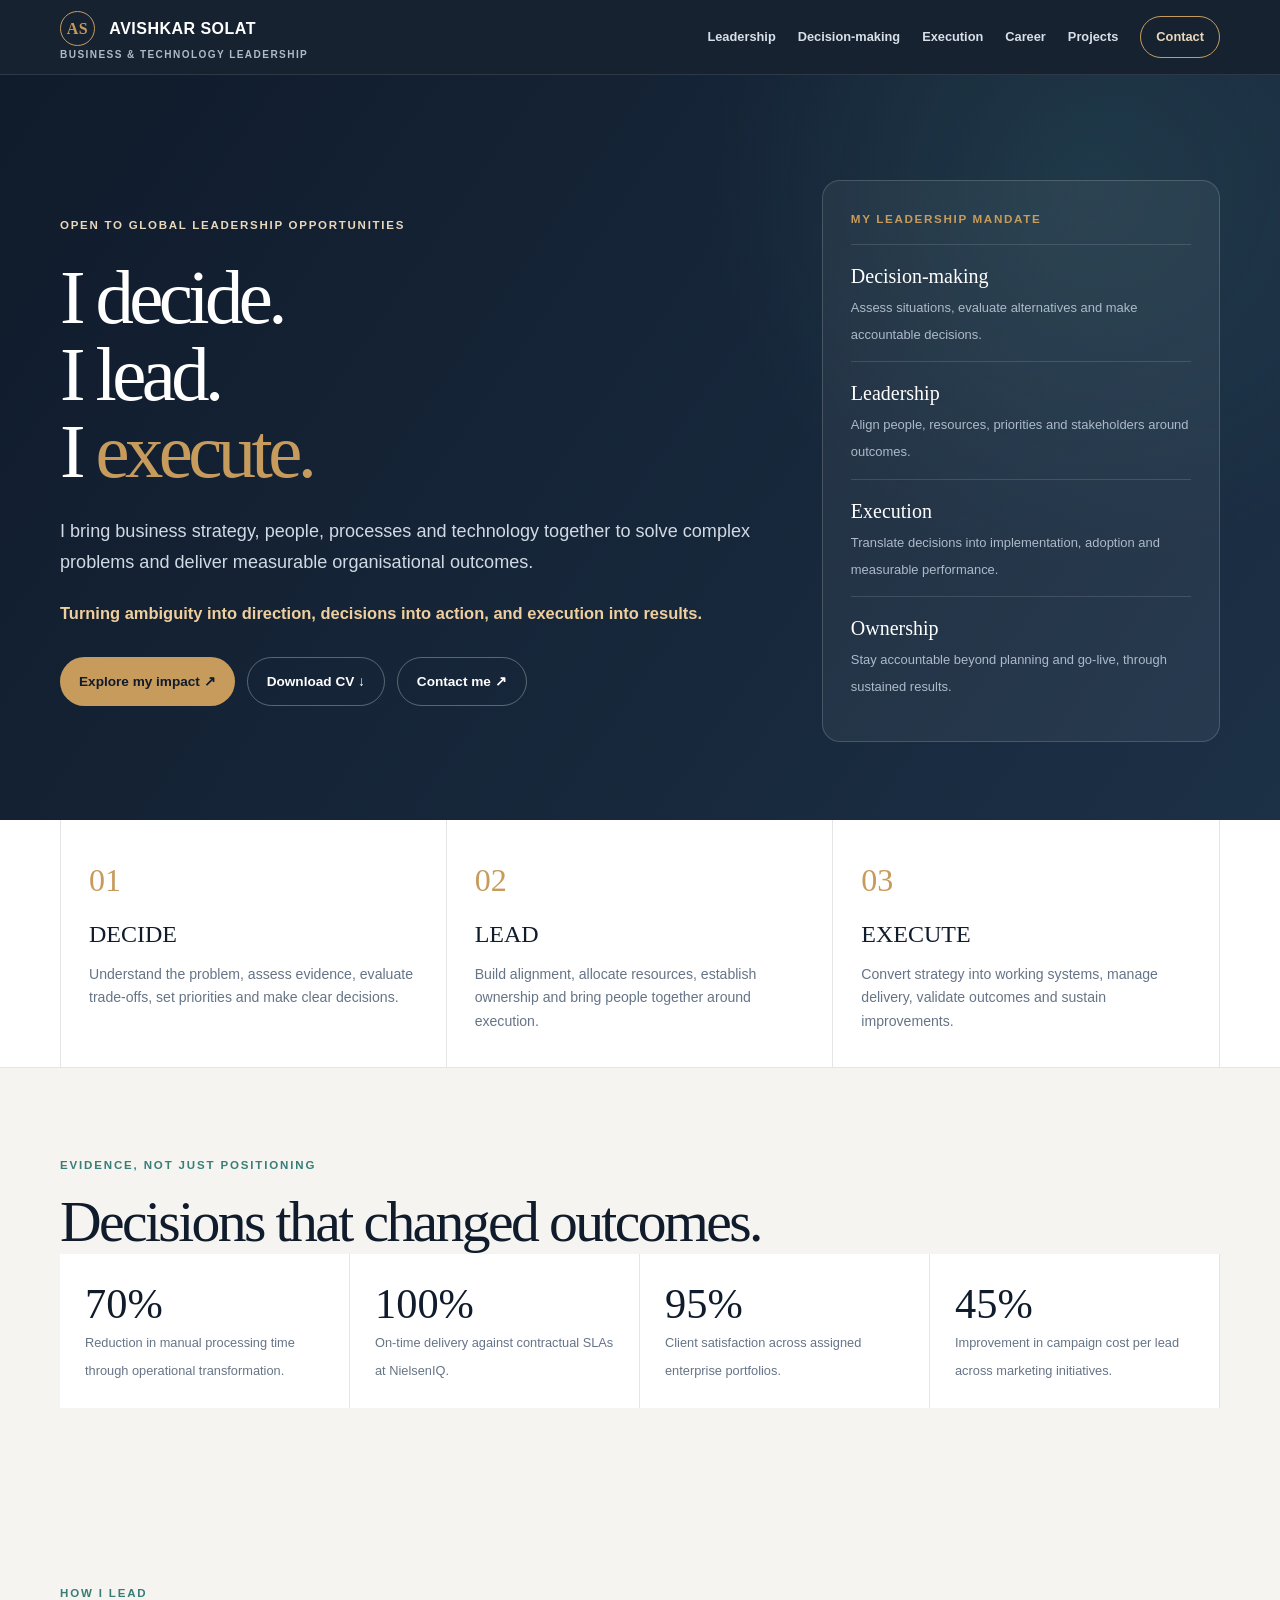
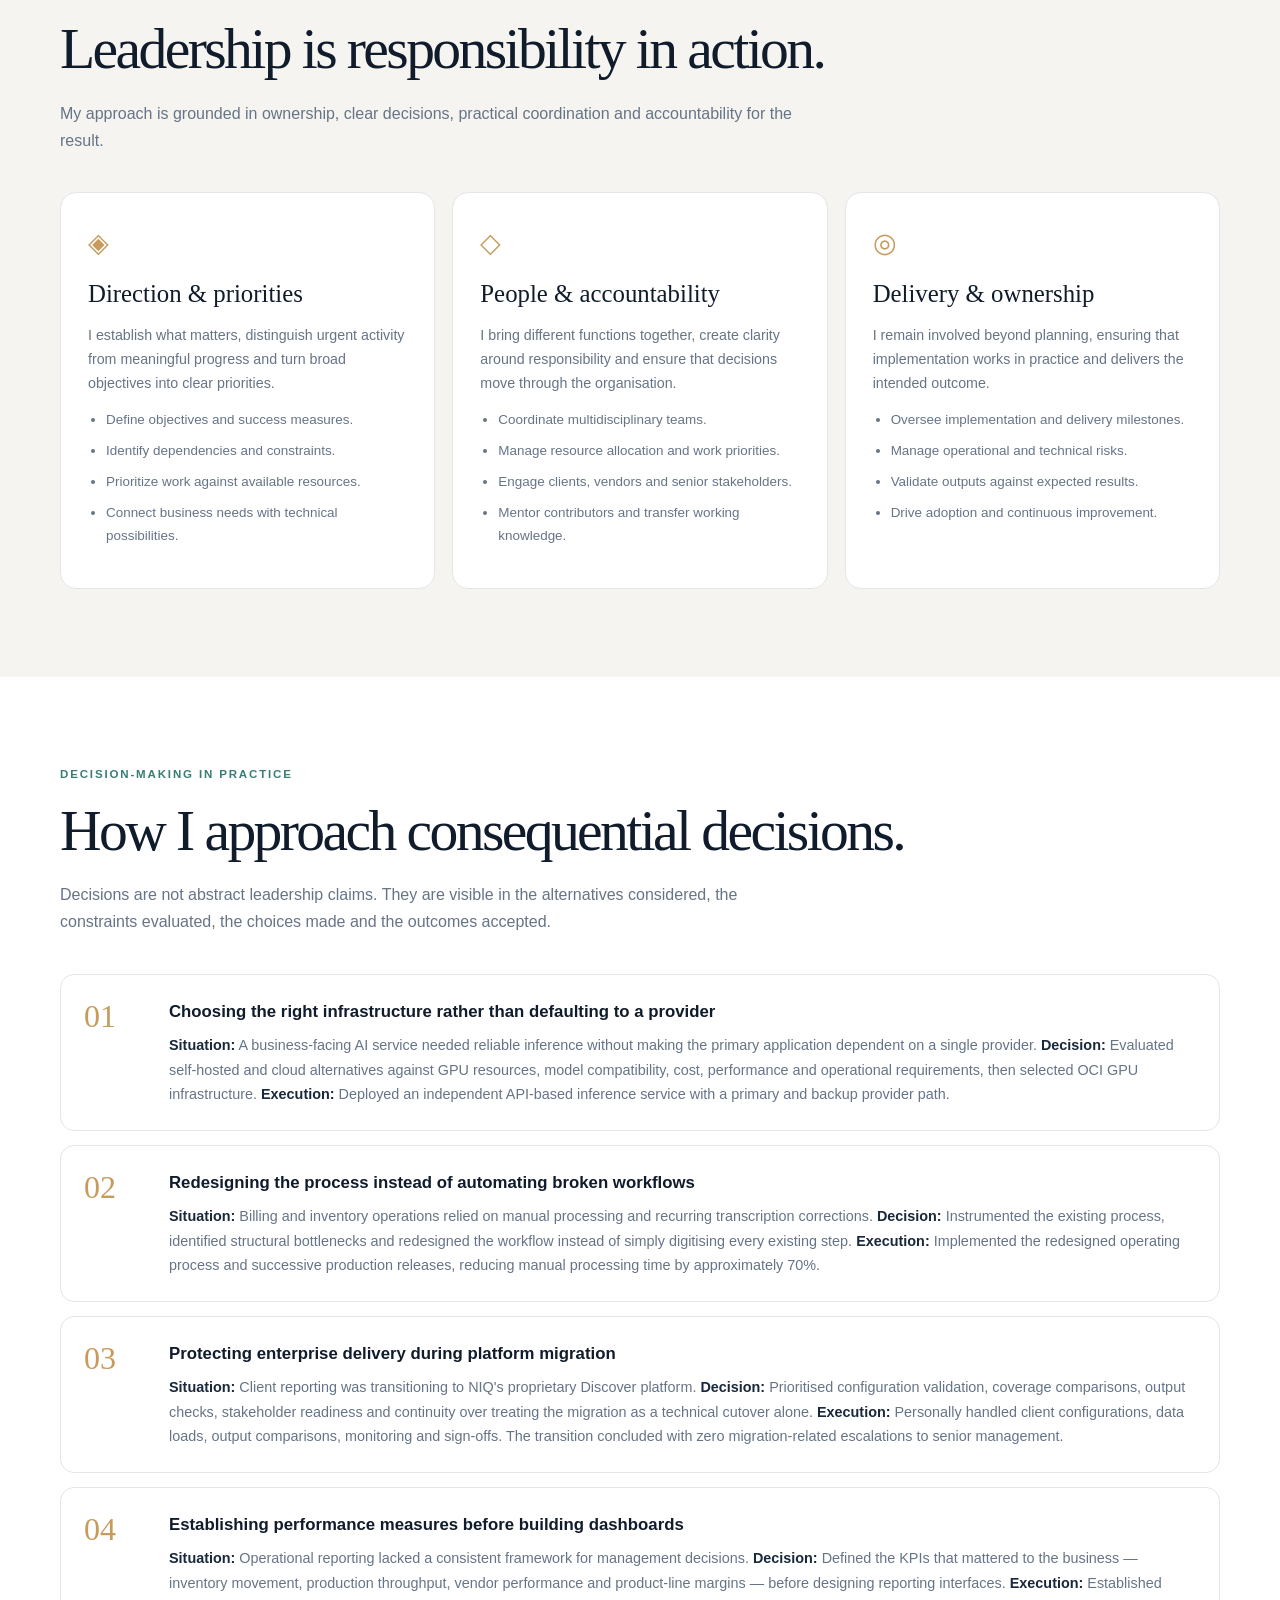
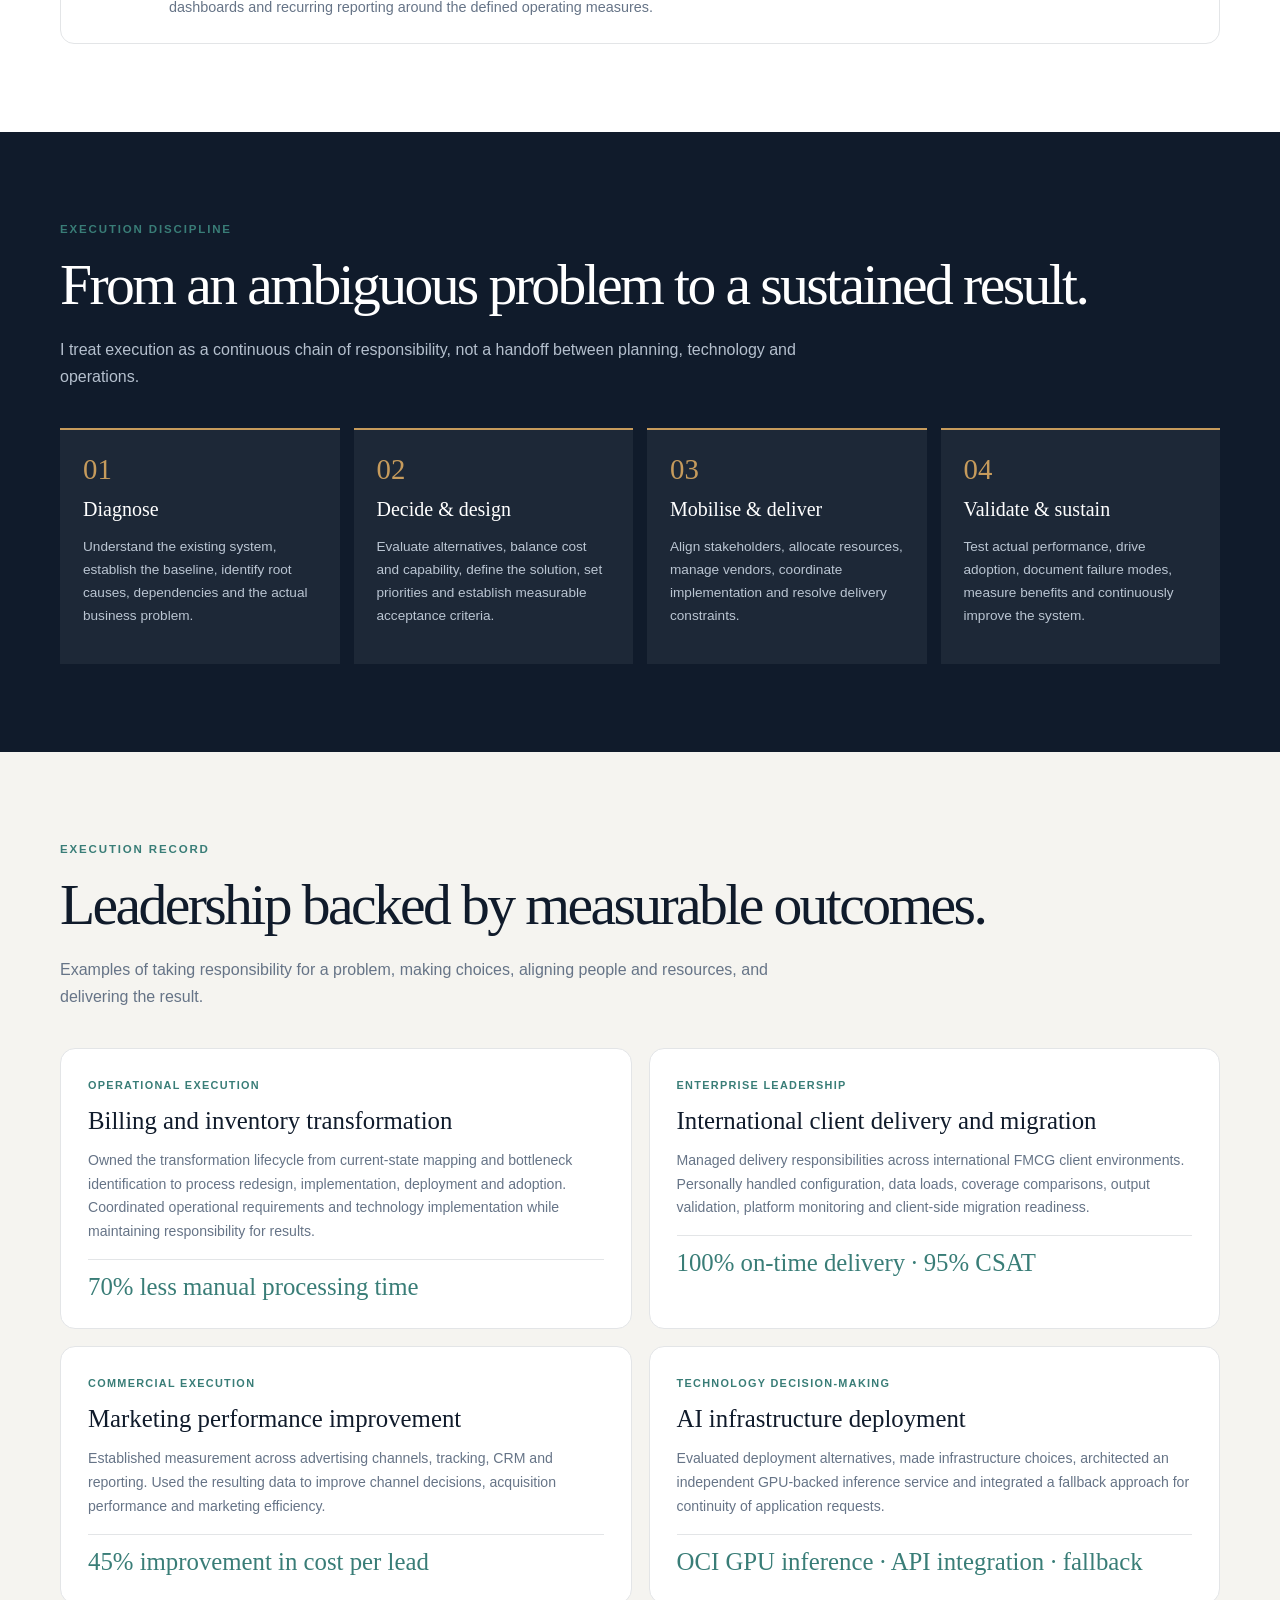
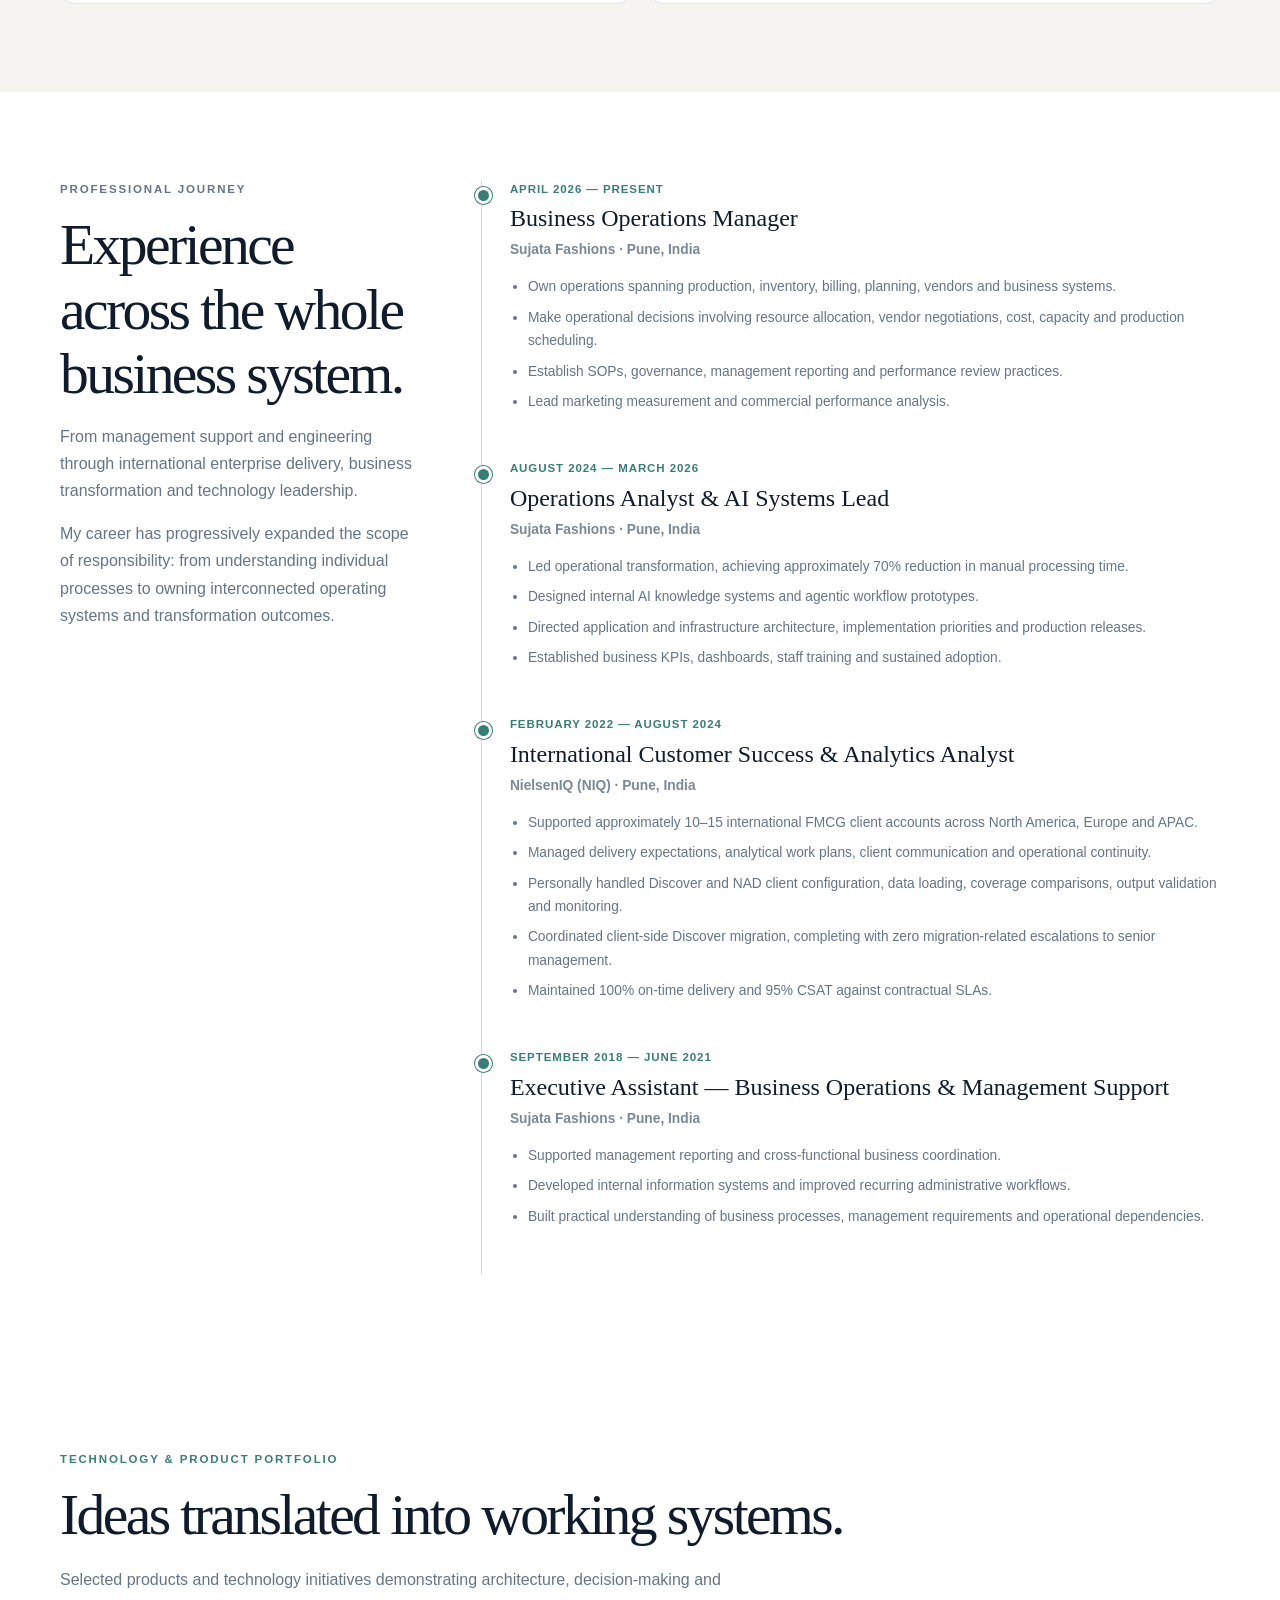
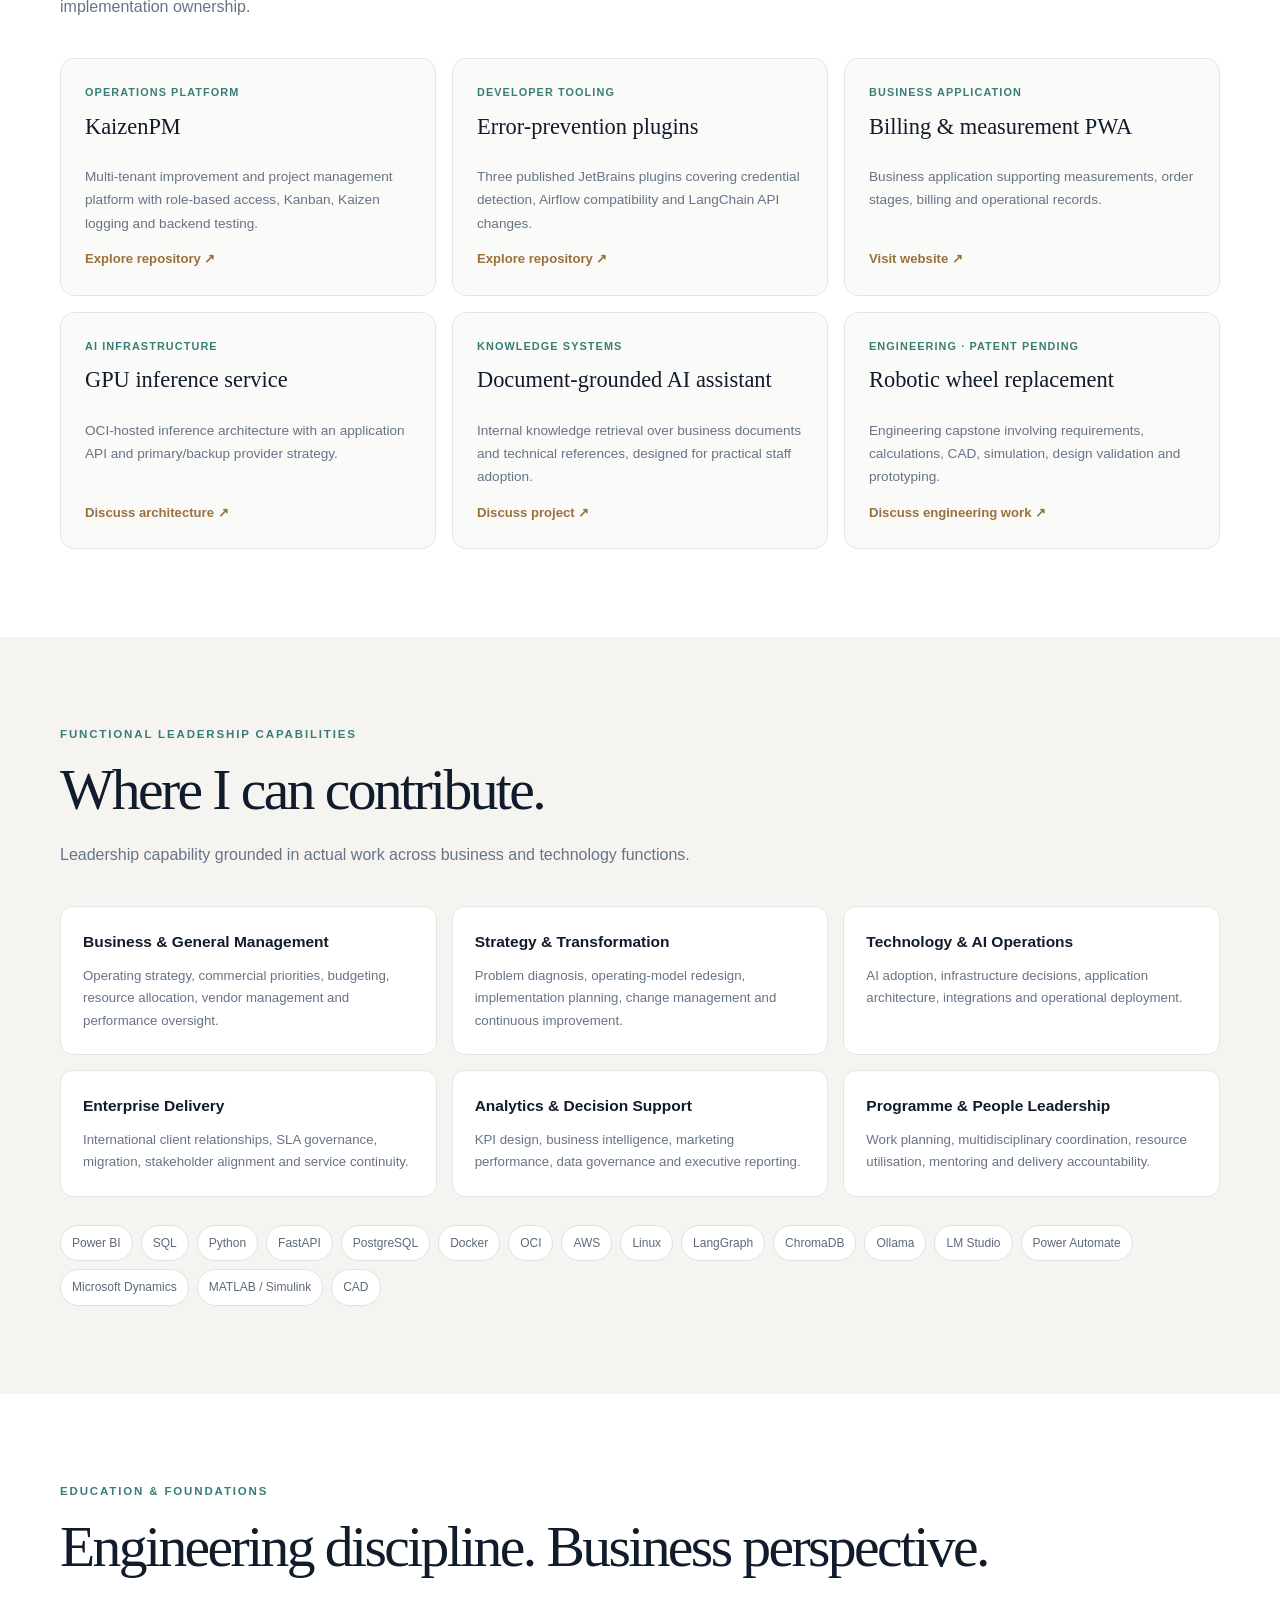
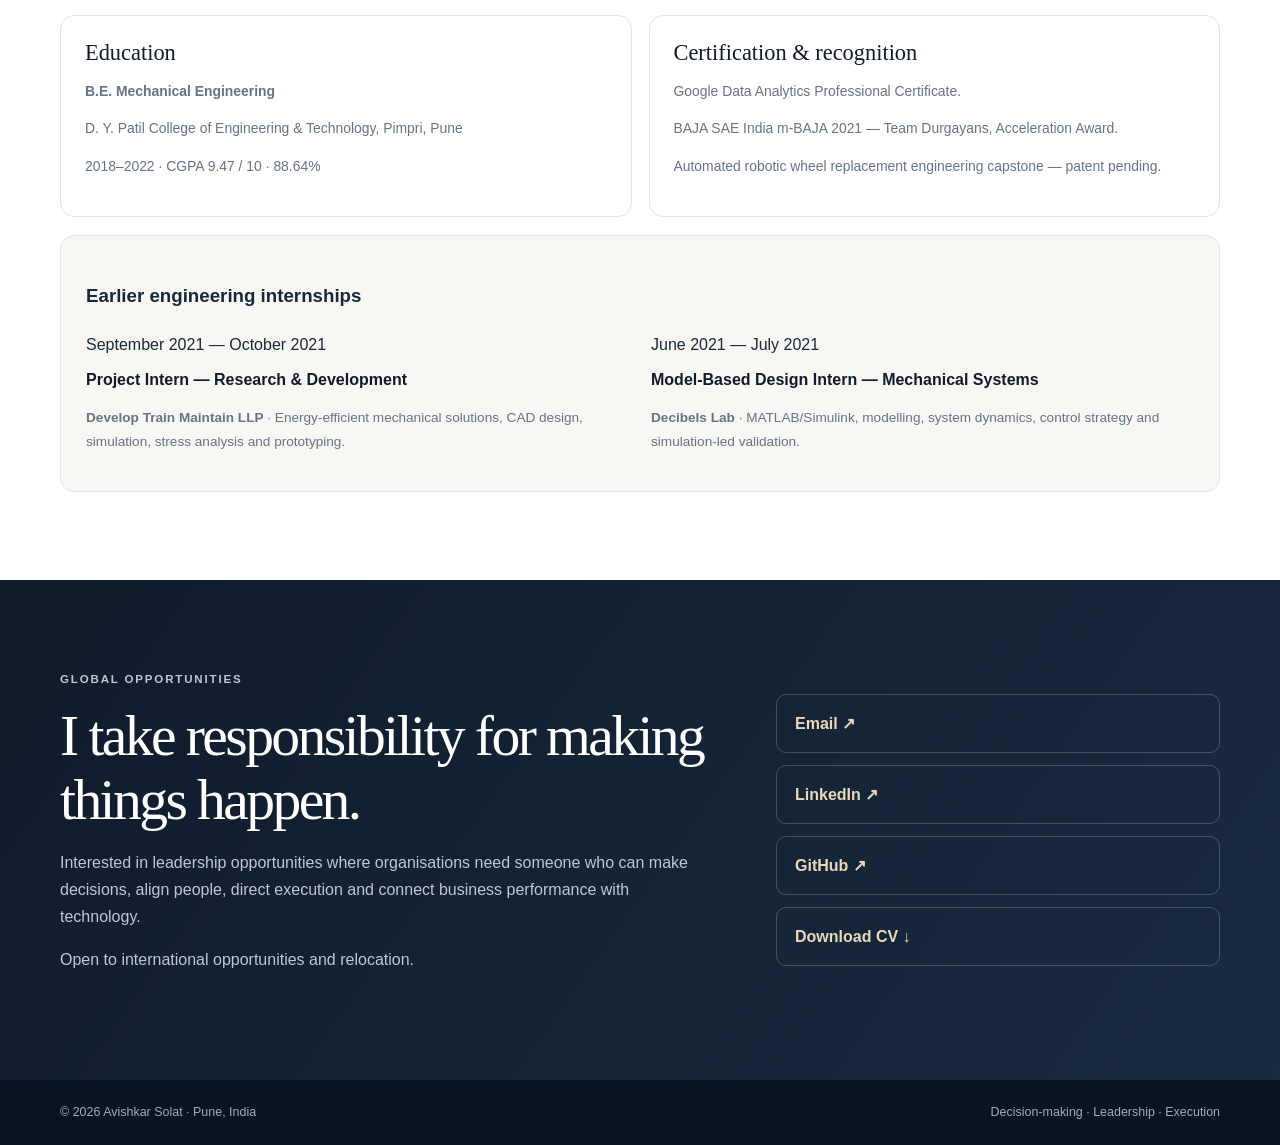
<file: index.html>
<!DOCTYPE html>
<html lang="en">
<head>
<meta charset="UTF-8">
<meta name="viewport" content="width=device-width, initial-scale=1">
<meta name="theme-color" content="#101b2b">
<meta name="description" content="Avishkar Solat — Business and Technology Leader. Decision-making, leadership, execution, enterprise transformation and AI systems.">
<title>Avishkar Solat | Leadership & Execution</title>

<style>
:root{
  --navy:#101b2b;
  --navy2:#192b40;
  --ink:#19283a;
  --muted:#667487;
  --paper:#f5f4f0;
  --white:#fff;
  --gold:#c69b5c;
  --gold-light:#ead8bb;
  --teal:#397d77;
  --line:#e3e5e7;
  --max:1160px;
}
*{box-sizing:border-box}
html{scroll-behavior:smooth;scroll-padding-top:85px}
body{
  margin:0;
  background:var(--paper);
  color:var(--ink);
  font-family:Inter,Arial,sans-serif;
  line-height:1.7;
}
a{text-decoration:none;color:inherit}
button{font:inherit}
.container{width:min(var(--max),calc(100% - 44px));margin:auto}
.section{padding:88px 0}
.eyebrow{
  color:var(--teal);
  font-size:.72rem;
  font-weight:800;
  letter-spacing:.16em;
  text-transform:uppercase;
  margin:0 0 14px
}
.section-title{
  font-family:Georgia,serif;
  font-size:clamp(2.2rem,4.5vw,3.6rem);
  line-height:1.12;
  font-weight:500;
  letter-spacing:-.045em;
  color:var(--navy);
  margin:0
}
.section-intro{max-width:740px;color:var(--muted);margin:18px 0 38px}

/* NAVIGATION */
header{
  position:sticky;top:0;z-index:100;
  background:rgba(16,27,43,.97);
  backdrop-filter:blur(12px);
  border-bottom:1px solid rgba(255,255,255,.1)
}
.nav{
  min-height:74px;display:flex;
  justify-content:space-between;align-items:center;
  gap:20px
}
.brand{color:white;font-weight:800;letter-spacing:.03em}
.brand small{display:block;color:#aebaca;font-size:.63rem;letter-spacing:.14em}
.brand-mark{
  display:inline-grid;place-items:center;
  width:35px;height:35px;border:1px solid var(--gold);
  border-radius:50%;color:var(--gold);margin-right:10px;
  font-family:Georgia,serif
}
.navlinks{display:flex;gap:22px;align-items:center}
.navlinks a{font-size:.8rem;color:#d7dfe8;font-weight:650}
.navlinks a:hover{color:var(--gold)}
.navlinks .contact-link{
  padding:9px 15px;border:1px solid var(--gold);
  border-radius:30px;color:var(--gold-light)
}
.menu{display:none;background:none;color:white;border:1px solid #657184;border-radius:8px;padding:7px 12px}

/* HERO */
.hero{
  background:
  radial-gradient(circle at 85% 15%,rgba(62,124,120,.2),transparent 30%),
  linear-gradient(125deg,var(--navy),#1c3046);
  color:white;padding:105px 0 78px
}
.hero-grid{
  display:grid;grid-template-columns:1.4fr .8fr;
  gap:65px;align-items:center
}
.availability{
  color:var(--gold-light);font-size:.72rem;
  font-weight:800;letter-spacing:.15em;text-transform:uppercase
}
.hero h1{
  font-family:Georgia,serif;
  font-size:clamp(3.2rem,6vw,5.8rem);
  line-height:1;
  font-weight:500;
  letter-spacing:-.06em;
  margin:25px 0
}
.hero h1 span{color:var(--gold)}
.hero-lead{font-size:1.13rem;color:#d1dae4;max-width:700px}
.hero-statement{color:#efcf9e;font-weight:750;font-size:1.03rem;margin-top:22px}
.hero-actions{display:flex;gap:12px;flex-wrap:wrap;margin-top:30px}
.btn{
  display:inline-flex;align-items:center;justify-content:center;
  padding:12px 19px;border-radius:30px;font-size:.85rem;font-weight:800;
  transition:.2s
}
.btn:hover{transform:translateY(-2px)}
.btn-gold{background:var(--gold);color:var(--navy)}
.btn-outline{border:1px solid rgba(255,255,255,.3);color:white}
.hero-panel{
  border:1px solid rgba(255,255,255,.16);
  background:rgba(255,255,255,.055);
  border-radius:18px;padding:28px
}
.hero-panel h3{
  color:var(--gold);font-size:.73rem;
  text-transform:uppercase;letter-spacing:.14em;margin:0 0 15px
}
.hero-pillar{padding:14px 0;border-top:1px solid rgba(255,255,255,.13)}
.hero-pillar strong{display:block;color:white;font-family:Georgia,serif;font-size:1.25rem;font-weight:500}
.hero-pillar span{color:#adbac9;font-size:.81rem}

/* THREE PILLARS */
.pillars-band{background:#fff;border-bottom:1px solid var(--line)}
.pillars{
  display:grid;grid-template-columns:repeat(3,1fr);
}
.pillar{
  padding:33px 28px;border-right:1px solid var(--line)
}
.pillar:first-child{border-left:1px solid var(--line)}
.pillar .number{color:var(--gold);font-family:Georgia,serif;font-size:2rem}
.pillar h3{margin:6px 0;color:var(--navy);font-family:Georgia,serif;font-size:1.5rem;font-weight:500}
.pillar p{font-size:.88rem;color:var(--muted);margin:8px 0 0}

/* METRICS */
.metrics{display:grid;grid-template-columns:repeat(4,1fr);background:white}
.metric{padding:25px;border-right:1px solid var(--line)}
.metric strong{display:block;color:var(--navy);font:500 2.65rem Georgia}
.metric span{font-size:.8rem;color:var(--muted)}

/* LEADERSHIP */
.leadership-grid{display:grid;grid-template-columns:repeat(3,1fr);gap:17px}
.lead-card{
  background:white;border:1px solid var(--line);
  border-radius:16px;padding:27px
}
.lead-card .icon{font-size:1.7rem;color:var(--gold)}
.lead-card h3{font:500 1.55rem Georgia;color:var(--navy);margin:14px 0 10px}
.lead-card p{color:var(--muted);font-size:.89rem}
.lead-card ul{padding-left:18px;color:var(--muted);font-size:.84rem}
.lead-card li{margin:8px 0}

/* DECISION FRAMEWORK */
.decisions{background:#fff}
.decision-list{display:grid;gap:14px}
.decision{
  display:grid;grid-template-columns:65px 1fr;
  gap:20px;padding:23px;border:1px solid var(--line);
  border-radius:14px
}
.decision-number{font:2rem Georgia;color:var(--gold)}
.decision h3{margin:0 0 7px;color:var(--navy);font-size:1.05rem}
.decision p{margin:0;color:var(--muted);font-size:.9rem}
.decision strong{color:var(--ink)}

/* EXECUTION */
.execution{background:var(--navy);color:white}
.execution .section-title{color:white}
.execution .section-intro{color:#b5c0ce}
.execution-grid{display:grid;grid-template-columns:repeat(4,1fr);gap:14px}
.execution-step{
  padding:23px;border-top:2px solid var(--gold);
  background:rgba(255,255,255,.055)
}
.execution-step .step{color:var(--gold);font:1.8rem Georgia}
.execution-step h3{font:500 1.25rem Georgia;margin:12px 0}
.execution-step p{font-size:.85rem;color:#bac5d2}

/* EVIDENCE */
.evidence-grid{display:grid;grid-template-columns:1fr 1fr;gap:17px}
.evidence{
  padding:27px;background:white;border:1px solid var(--line);
  border-radius:15px
}
.evidence .tag{
  color:var(--teal);font-size:.68rem;
  text-transform:uppercase;font-weight:850;letter-spacing:.12em
}
.evidence h3{font:500 1.55rem Georgia;color:var(--navy);margin:12px 0}
.evidence p{font-size:.88rem;color:var(--muted)}
.evidence .outcome{
  display:block;color:var(--teal);font:500 1.55rem Georgia;
  padding-top:13px;border-top:1px solid var(--line);margin-top:15px
}

/* CAREER */
.career{background:#fff}
.career-grid{display:grid;grid-template-columns:.65fr 1.35fr;gap:65px}
.career-aside{position:sticky;top:110px;align-self:start}
.career-aside p{color:var(--muted)}
.timeline{border-left:1px solid #d5d9dc;padding-left:28px}
.role{position:relative;padding-bottom:32px}
.role:before{
  content:"";position:absolute;left:-35px;top:7px;
  width:11px;height:11px;background:var(--teal);
  border:3px solid white;border-radius:50%;
  box-shadow:0 0 0 1px var(--teal)
}
.role .date{color:var(--teal);font-size:.72rem;font-weight:800;letter-spacing:.08em;text-transform:uppercase}
.role h3{margin:6px 0;font:500 1.5rem Georgia;color:var(--navy)}
.role .company{font-weight:700;font-size:.86rem;color:#7a8796}
.role ul{padding-left:18px;color:var(--muted);font-size:.86rem}
.role li{margin:7px 0}

/* PROJECTS */
.projects{background:#fff}
.project-grid{display:grid;grid-template-columns:repeat(3,1fr);gap:16px}
.project{
  border:1px solid var(--line);border-radius:14px;
  padding:24px;background:#fafaf8;display:flex;flex-direction:column
}
.project .tag{color:var(--teal);font-weight:850;font-size:.68rem;letter-spacing:.1em;text-transform:uppercase}
.project h3{font:500 1.4rem Georgia;margin:12px 0;color:var(--navy)}
.project p{font-size:.85rem;color:var(--muted)}
.project a{margin-top:auto;color:#99713d;font-weight:800;font-size:.82rem}

/* CAPABILITIES */
.capabilities{display:grid;grid-template-columns:repeat(3,1fr);gap:15px}
.capability{padding:22px;border:1px solid var(--line);border-radius:13px;background:white}
.capability h3{font-size:.97rem;color:var(--navy);margin:0 0 9px}
.capability p{font-size:.83rem;color:var(--muted);margin:0}
.tools{display:flex;flex-wrap:wrap;gap:8px;margin-top:28px}
.tools span{border:1px solid #dfe2e4;background:white;padding:7px 11px;border-radius:20px;font-size:.75rem;color:#5e6a78}

/* EDUCATION AND INTERNSHIPS */
.background{background:white}
.background-grid{display:grid;grid-template-columns:1fr 1fr;gap:17px}
.background-card{border:1px solid var(--line);border-radius:14px;padding:24px}
.background-card h3{font:500 1.4rem Georgia;margin:0 0 12px;color:var(--navy)}
.background-card p{color:var(--muted);font-size:.87rem}
.internships{margin-top:18px;background:#f8f7f3;border:1px solid var(--line);padding:25px;border-radius:14px}
.internship-grid{display:grid;grid-template-columns:1fr 1fr;gap:22px}
.internship h4{margin:8px 0;color:var(--navy)}
.internship p{color:var(--muted);font-size:.85rem}

/* CONTACT */
.contact{
  background:linear-gradient(125deg,var(--navy),var(--navy2));
  color:white;padding:90px 0
}
.contact .section-title{color:white}
.contact p{color:#bdc8d5;max-width:650px}
.contact-grid{display:grid;grid-template-columns:1.2fr .8fr;gap:50px;align-items:center}
.contact-links{display:grid;gap:12px}
.contact-links a{
  padding:15px 18px;border:1px solid rgba(255,255,255,.2);
  border-radius:10px;color:var(--gold-light);font-weight:750
}
footer{background:#0a1420;color:#9eacbb;padding:22px 0;font-size:.78rem}
.footer-inner{display:flex;justify-content:space-between;gap:20px;flex-wrap:wrap}

@media(max-width:900px){
  .hero-grid,.career-grid,.contact-grid{grid-template-columns:1fr;gap:35px}
  .career-aside{position:static}
  .execution-grid{grid-template-columns:repeat(2,1fr)}
  .capabilities{grid-template-columns:repeat(2,1fr)}
}
@media(max-width:680px){
  .container{width:calc(100% - 34px)}
  .section{padding:66px 0}
  .menu{display:block}
  .navlinks{
    display:none;position:absolute;top:73px;left:0;right:0;
    background:var(--navy);padding:20px;flex-direction:column;
    align-items:stretch;gap:13px
  }
  .navlinks.open{display:flex}
  .hero{padding:72px 0 58px}
  .pillars,.metrics,.leadership-grid,.evidence-grid,.project-grid,
  .background-grid,.internship-grid{grid-template-columns:1fr}
  .pillar{border-left:1px solid var(--line);border-bottom:1px solid var(--line)}
  .execution-grid,.capabilities{grid-template-columns:1fr}
  .hero h1{font-size:3.3rem}
  .decision{grid-template-columns:38px 1fr;padding:17px;gap:12px}
  .footer-inner{flex-direction:column}
}
@media(prefers-reduced-motion:reduce){
  html{scroll-behavior:auto}
  *,*::before,*::after{transition:none!important}
}
</style>
</head>

<body>

<header>
  <div class="container nav">
    <a class="brand" href="#top">
      <span class="brand-mark">AS</span>
      AVISHKAR SOLAT
      <small>BUSINESS & TECHNOLOGY LEADERSHIP</small>
    </a>
    <button class="menu" id="menu" aria-expanded="false">Menu</button>
    <nav class="navlinks" id="navlinks">
      <a href="#leadership">Leadership</a>
      <a href="#decisions">Decision-making</a>
      <a href="#execution">Execution</a>
      <a href="#career">Career</a>
      <a href="#projects">Projects</a>
      <a class="contact-link" href="#contact">Contact</a>
    </nav>
  </div>
</header>

<main id="top">

<section class="hero">
  <div class="container hero-grid">
    <div>
      <div class="availability">Open to global leadership opportunities</div>
      <h1>I decide.<br>I lead.<br>I <span>execute.</span></h1>
      <p class="hero-lead">
        I bring business strategy, people, processes and technology
        together to solve complex problems and deliver measurable
        organisational outcomes.
      </p>
      <p class="hero-statement">
        Turning ambiguity into direction, decisions into action,
        and execution into results.
      </p>
      <div class="hero-actions">
        <a class="btn btn-gold" href="#evidence">Explore my impact ↗</a>
        <a class="btn btn-outline" href="resume.pdf" download="resume.pdf">Download CV ↓</a>
        <a class="btn btn-outline" href="mailto:avishkar.solat@myself.com">Contact me ↗</a>
      </div>
    </div>

    <aside class="hero-panel">
      <h3>My leadership mandate</h3>
      <div class="hero-pillar">
        <strong>Decision-making</strong>
        <span>Assess situations, evaluate alternatives and make accountable decisions.</span>
      </div>
      <div class="hero-pillar">
        <strong>Leadership</strong>
        <span>Align people, resources, priorities and stakeholders around outcomes.</span>
      </div>
      <div class="hero-pillar">
        <strong>Execution</strong>
        <span>Translate decisions into implementation, adoption and measurable performance.</span>
      </div>
      <div class="hero-pillar">
        <strong>Ownership</strong>
        <span>Stay accountable beyond planning and go-live, through sustained results.</span>
      </div>
    </aside>
  </div>
</section>

<section class="pillars-band">
  <div class="container pillars">
    <div class="pillar">
      <div class="number">01</div>
      <h3>DECIDE</h3>
      <p>Understand the problem, assess evidence, evaluate trade-offs, set priorities and make clear decisions.</p>
    </div>
    <div class="pillar">
      <div class="number">02</div>
      <h3>LEAD</h3>
      <p>Build alignment, allocate resources, establish ownership and bring people together around execution.</p>
    </div>
    <div class="pillar">
      <div class="number">03</div>
      <h3>EXECUTE</h3>
      <p>Convert strategy into working systems, manage delivery, validate outcomes and sustain improvements.</p>
    </div>
  </div>
</section>

<section class="section">
  <div class="container">
    <p class="eyebrow">Evidence, not just positioning</p>
    <h2 class="section-title">Decisions that changed outcomes.</h2>
    <div class="metrics">
      <div class="metric"><strong>70%</strong><span>Reduction in manual processing time through operational transformation.</span></div>
      <div class="metric"><strong>100%</strong><span>On-time delivery against contractual SLAs at NielsenIQ.</span></div>
      <div class="metric"><strong>95%</strong><span>Client satisfaction across assigned enterprise portfolios.</span></div>
      <div class="metric"><strong>45%</strong><span>Improvement in campaign cost per lead across marketing initiatives.</span></div>
    </div>
  </div>
</section>

<section class="section" id="leadership">
  <div class="container">
    <p class="eyebrow">How I lead</p>
    <h2 class="section-title">Leadership is responsibility in action.</h2>
    <p class="section-intro">
      My approach is grounded in ownership, clear decisions, practical
      coordination and accountability for the result.
    </p>

    <div class="leadership-grid">
      <article class="lead-card">
        <div class="icon">◈</div>
        <h3>Direction & priorities</h3>
        <p>I establish what matters, distinguish urgent activity from meaningful progress and turn broad objectives into clear priorities.</p>
        <ul>
          <li>Define objectives and success measures.</li>
          <li>Identify dependencies and constraints.</li>
          <li>Prioritize work against available resources.</li>
          <li>Connect business needs with technical possibilities.</li>
        </ul>
      </article>

      <article class="lead-card">
        <div class="icon">◇</div>
        <h3>People & accountability</h3>
        <p>I bring different functions together, create clarity around responsibility and ensure that decisions move through the organisation.</p>
        <ul>
          <li>Coordinate multidisciplinary teams.</li>
          <li>Manage resource allocation and work priorities.</li>
          <li>Engage clients, vendors and senior stakeholders.</li>
          <li>Mentor contributors and transfer working knowledge.</li>
        </ul>
      </article>

      <article class="lead-card">
        <div class="icon">◎</div>
        <h3>Delivery & ownership</h3>
        <p>I remain involved beyond planning, ensuring that implementation works in practice and delivers the intended outcome.</p>
        <ul>
          <li>Oversee implementation and delivery milestones.</li>
          <li>Manage operational and technical risks.</li>
          <li>Validate outputs against expected results.</li>
          <li>Drive adoption and continuous improvement.</li>
        </ul>
      </article>
    </div>
  </div>
</section>

<section class="section decisions" id="decisions">
  <div class="container">
    <p class="eyebrow">Decision-making in practice</p>
    <h2 class="section-title">How I approach consequential decisions.</h2>
    <p class="section-intro">
      Decisions are not abstract leadership claims. They are visible in
      the alternatives considered, the constraints evaluated, the choices
      made and the outcomes accepted.
    </p>

    <div class="decision-list">
      <article class="decision">
        <div class="decision-number">01</div>
        <div>
          <h3>Choosing the right infrastructure rather than defaulting to a provider</h3>
          <p><strong>Situation:</strong> A business-facing AI service needed reliable inference without making the primary application dependent on a single provider. <strong>Decision:</strong> Evaluated self-hosted and cloud alternatives against GPU resources, model compatibility, cost, performance and operational requirements, then selected OCI GPU infrastructure. <strong>Execution:</strong> Deployed an independent API-based inference service with a primary and backup provider path.</p>
        </div>
      </article>

      <article class="decision">
        <div class="decision-number">02</div>
        <div>
          <h3>Redesigning the process instead of automating broken workflows</h3>
          <p><strong>Situation:</strong> Billing and inventory operations relied on manual processing and recurring transcription corrections. <strong>Decision:</strong> Instrumented the existing process, identified structural bottlenecks and redesigned the workflow instead of simply digitising every existing step. <strong>Execution:</strong> Implemented the redesigned operating process and successive production releases, reducing manual processing time by approximately 70%.</p>
        </div>
      </article>

      <article class="decision">
        <div class="decision-number">03</div>
        <div>
          <h3>Protecting enterprise delivery during platform migration</h3>
          <p><strong>Situation:</strong> Client reporting was transitioning to NIQ's proprietary Discover platform. <strong>Decision:</strong> Prioritised configuration validation, coverage comparisons, output checks, stakeholder readiness and continuity over treating the migration as a technical cutover alone. <strong>Execution:</strong> Personally handled client configurations, data loads, output comparisons, monitoring and sign-offs. The transition concluded with zero migration-related escalations to senior management.</p>
        </div>
      </article>

      <article class="decision">
        <div class="decision-number">04</div>
        <div>
          <h3>Establishing performance measures before building dashboards</h3>
          <p><strong>Situation:</strong> Operational reporting lacked a consistent framework for management decisions. <strong>Decision:</strong> Defined the KPIs that mattered to the business — inventory movement, production throughput, vendor performance and product-line margins — before designing reporting interfaces. <strong>Execution:</strong> Established dashboards and recurring reporting around the defined operating measures.</p>
        </div>
      </article>
    </div>
  </div>
</section>

<section class="section execution" id="execution">
  <div class="container">
    <p class="eyebrow">Execution discipline</p>
    <h2 class="section-title">From an ambiguous problem to a sustained result.</h2>
    <p class="section-intro">
      I treat execution as a continuous chain of responsibility,
      not a handoff between planning, technology and operations.
    </p>

    <div class="execution-grid">
      <article class="execution-step">
        <div class="step">01</div>
        <h3>Diagnose</h3>
        <p>Understand the existing system, establish the baseline, identify root causes, dependencies and the actual business problem.</p>
      </article>
      <article class="execution-step">
        <div class="step">02</div>
        <h3>Decide & design</h3>
        <p>Evaluate alternatives, balance cost and capability, define the solution, set priorities and establish measurable acceptance criteria.</p>
      </article>
      <article class="execution-step">
        <div class="step">03</div>
        <h3>Mobilise & deliver</h3>
        <p>Align stakeholders, allocate resources, manage vendors, coordinate implementation and resolve delivery constraints.</p>
      </article>
      <article class="execution-step">
        <div class="step">04</div>
        <h3>Validate & sustain</h3>
        <p>Test actual performance, drive adoption, document failure modes, measure benefits and continuously improve the system.</p>
      </article>
    </div>
  </div>
</section>

<section class="section" id="evidence">
  <div class="container">
    <p class="eyebrow">Execution record</p>
    <h2 class="section-title">Leadership backed by measurable outcomes.</h2>
    <p class="section-intro">
      Examples of taking responsibility for a problem, making choices,
      aligning people and resources, and delivering the result.
    </p>
    <div class="evidence-grid">
      <article class="evidence">
        <div class="tag">Operational execution</div>
        <h3>Billing and inventory transformation</h3>
        <p>Owned the transformation lifecycle from current-state mapping and bottleneck identification to process redesign, implementation, deployment and adoption. Coordinated operational requirements and technology implementation while maintaining responsibility for results.</p>
        <span class="outcome">70% less manual processing time</span>
      </article>
      <article class="evidence">
        <div class="tag">Enterprise leadership</div>
        <h3>International client delivery and migration</h3>
        <p>Managed delivery responsibilities across international FMCG client environments. Personally handled configuration, data loads, coverage comparisons, output validation, platform monitoring and client-side migration readiness.</p>
        <span class="outcome">100% on-time delivery · 95% CSAT</span>
      </article>
      <article class="evidence">
        <div class="tag">Commercial execution</div>
        <h3>Marketing performance improvement</h3>
        <p>Established measurement across advertising channels, tracking, CRM and reporting. Used the resulting data to improve channel decisions, acquisition performance and marketing efficiency.</p>
        <span class="outcome">45% improvement in cost per lead</span>
      </article>
      <article class="evidence">
        <div class="tag">Technology decision-making</div>
        <h3>AI infrastructure deployment</h3>
        <p>Evaluated deployment alternatives, made infrastructure choices, architected an independent GPU-backed inference service and integrated a fallback approach for continuity of application requests.</p>
        <span class="outcome">OCI GPU inference · API integration · fallback</span>
      </article>
    </div>
  </div>
</section>

<section class="section career" id="career">
  <div class="container career-grid">
    <aside class="career-aside">
      <p class="eyebrow">Professional journey</p>
      <h2 class="section-title">Experience across the whole business system.</h2>
      <p>From management support and engineering through international enterprise delivery, business transformation and technology leadership.</p>
      <p>My career has progressively expanded the scope of responsibility: from understanding individual processes to owning interconnected operating systems and transformation outcomes.</p>
    </aside>

    <div class="timeline">
      <article class="role">
        <div class="date">April 2026 — Present</div>
        <h3>Business Operations Manager</h3>
        <div class="company">Sujata Fashions · Pune, India</div>
        <ul>
          <li>Own operations spanning production, inventory, billing, planning, vendors and business systems.</li>
          <li>Make operational decisions involving resource allocation, vendor negotiations, cost, capacity and production scheduling.</li>
          <li>Establish SOPs, governance, management reporting and performance review practices.</li>
          <li>Lead marketing measurement and commercial performance analysis.</li>
        </ul>
      </article>

      <article class="role">
        <div class="date">August 2024 — March 2026</div>
        <h3>Operations Analyst & AI Systems Lead</h3>
        <div class="company">Sujata Fashions · Pune, India</div>
        <ul>
          <li>Led operational transformation, achieving approximately 70% reduction in manual processing time.</li>
          <li>Designed internal AI knowledge systems and agentic workflow prototypes.</li>
          <li>Directed application and infrastructure architecture, implementation priorities and production releases.</li>
          <li>Established business KPIs, dashboards, staff training and sustained adoption.</li>
        </ul>
      </article>

      <article class="role">
        <div class="date">February 2022 — August 2024</div>
        <h3>International Customer Success & Analytics Analyst</h3>
        <div class="company">NielsenIQ (NIQ) · Pune, India</div>
        <ul>
          <li>Supported approximately 10–15 international FMCG client accounts across North America, Europe and APAC.</li>
          <li>Managed delivery expectations, analytical work plans, client communication and operational continuity.</li>
          <li>Personally handled Discover and NAD client configuration, data loading, coverage comparisons, output validation and monitoring.</li>
          <li>Coordinated client-side Discover migration, completing with zero migration-related escalations to senior management.</li>
          <li>Maintained 100% on-time delivery and 95% CSAT against contractual SLAs.</li>
        </ul>
      </article>

      <article class="role">
        <div class="date">September 2018 — June 2021</div>
        <h3>Executive Assistant — Business Operations & Management Support</h3>
        <div class="company">Sujata Fashions · Pune, India</div>
        <ul>
          <li>Supported management reporting and cross-functional business coordination.</li>
          <li>Developed internal information systems and improved recurring administrative workflows.</li>
          <li>Built practical understanding of business processes, management requirements and operational dependencies.</li>
        </ul>
      </article>
    </div>
  </div>
</section>

<section class="section projects" id="projects">
  <div class="container">
    <p class="eyebrow">Technology & product portfolio</p>
    <h2 class="section-title">Ideas translated into working systems.</h2>
    <p class="section-intro">Selected products and technology initiatives demonstrating architecture, decision-making and implementation ownership.</p>

    <div class="project-grid">
      <article class="project">
        <div class="tag">Operations platform</div>
        <h3>KaizenPM</h3>
        <p>Multi-tenant improvement and project management platform with role-based access, Kanban, Kaizen logging and backend testing.</p>
        <a href="https://github.com/ccoolavi/project-manager" target="_blank" rel="noopener">Explore repository ↗</a>
      </article>
      <article class="project">
        <div class="tag">Developer tooling</div>
        <h3>Error-prevention plugins</h3>
        <p>Three published JetBrains plugins covering credential detection, Airflow compatibility and LangChain API changes.</p>
        <a href="https://github.com/ccoolavi/secret-guard" target="_blank" rel="noopener">Explore repository ↗</a>
      </article>
      <article class="project">
        <div class="tag">Business application</div>
        <h3>Billing & measurement PWA</h3>
        <p>Business application supporting measurements, order stages, billing and operational records.</p>
        <a href="https://sujatafashion.in" target="_blank" rel="noopener">Visit website ↗</a>
      </article>
      <article class="project">
        <div class="tag">AI infrastructure</div>
        <h3>GPU inference service</h3>
        <p>OCI-hosted inference architecture with an application API and primary/backup provider strategy.</p>
        <a href="mailto:avishkar.solat@myself.com">Discuss architecture ↗</a>
      </article>
      <article class="project">
        <div class="tag">Knowledge systems</div>
        <h3>Document-grounded AI assistant</h3>
        <p>Internal knowledge retrieval over business documents and technical references, designed for practical staff adoption.</p>
        <a href="mailto:avishkar.solat@myself.com">Discuss project ↗</a>
      </article>
      <article class="project">
        <div class="tag">Engineering · Patent pending</div>
        <h3>Robotic wheel replacement</h3>
        <p>Engineering capstone involving requirements, calculations, CAD, simulation, design validation and prototyping.</p>
        <a href="mailto:avishkar.solat@myself.com">Discuss engineering work ↗</a>
      </article>
    </div>
  </div>
</section>

<section class="section">
  <div class="container">
    <p class="eyebrow">Functional leadership capabilities</p>
    <h2 class="section-title">Where I can contribute.</h2>
    <p class="section-intro">Leadership capability grounded in actual work across business and technology functions.</p>

    <div class="capabilities">
      <article class="capability"><h3>Business & General Management</h3><p>Operating strategy, commercial priorities, budgeting, resource allocation, vendor management and performance oversight.</p></article>
      <article class="capability"><h3>Strategy & Transformation</h3><p>Problem diagnosis, operating-model redesign, implementation planning, change management and continuous improvement.</p></article>
      <article class="capability"><h3>Technology & AI Operations</h3><p>AI adoption, infrastructure decisions, application architecture, integrations and operational deployment.</p></article>
      <article class="capability"><h3>Enterprise Delivery</h3><p>International client relationships, SLA governance, migration, stakeholder alignment and service continuity.</p></article>
      <article class="capability"><h3>Analytics & Decision Support</h3><p>KPI design, business intelligence, marketing performance, data governance and executive reporting.</p></article>
      <article class="capability"><h3>Programme & People Leadership</h3><p>Work planning, multidisciplinary coordination, resource utilisation, mentoring and delivery accountability.</p></article>
    </div>

    <div class="tools">
      <span>Power BI</span><span>SQL</span><span>Python</span><span>FastAPI</span>
      <span>PostgreSQL</span><span>Docker</span><span>OCI</span><span>AWS</span>
      <span>Linux</span><span>LangGraph</span><span>ChromaDB</span>
      <span>Ollama</span><span>LM Studio</span><span>Power Automate</span>
      <span>Microsoft Dynamics</span><span>MATLAB / Simulink</span><span>CAD</span>
    </div>
  </div>
</section>

<section class="section background">
  <div class="container">
    <p class="eyebrow">Education & foundations</p>
    <h2 class="section-title">Engineering discipline. Business perspective.</h2>
    <div class="background-grid" style="margin-top:35px">
      <article class="background-card">
        <h3>Education</h3>
        <p><strong>B.E. Mechanical Engineering</strong></p>
        <p>D. Y. Patil College of Engineering & Technology, Pimpri, Pune</p>
        <p>2018–2022 · CGPA 9.47 / 10 · 88.64%</p>
      </article>
      <article class="background-card">
        <h3>Certification & recognition</h3>
        <p>Google Data Analytics Professional Certificate.</p>
        <p>BAJA SAE India m-BAJA 2021 — Team Durgayans, Acceleration Award.</p>
        <p>Automated robotic wheel replacement engineering capstone — patent pending.</p>
      </article>
    </div>

    <div class="internships">
      <h3>Earlier engineering internships</h3>
      <div class="internship-grid">
        <div class="internship">
          <div class="date">September 2021 — October 2021</div>
          <h4>Project Intern — Research & Development</h4>
          <p><strong>Develop Train Maintain LLP</strong> · Energy-efficient mechanical solutions, CAD design, simulation, stress analysis and prototyping.</p>
        </div>
        <div class="internship">
          <div class="date">June 2021 — July 2021</div>
          <h4>Model-Based Design Intern — Mechanical Systems</h4>
          <p><strong>Decibels Lab</strong> · MATLAB/Simulink, modelling, system dynamics, control strategy and simulation-led validation.</p>
        </div>
      </div>
    </div>
  </div>
</section>

<section class="contact" id="contact">
  <div class="container contact-grid">
    <div>
      <p class="eyebrow">Global opportunities</p>
      <h2 class="section-title">I take responsibility for making things happen.</h2>
      <p>Interested in leadership opportunities where organisations need someone who can make decisions, align people, direct execution and connect business performance with technology.</p>
      <p>Open to international opportunities and relocation.</p>
    </div>
    <div class="contact-links">
      <a href="mailto:avishkar.solat@myself.com">Email ↗</a>
      <a href="https://www.linkedin.com/in/ccoolavi" target="_blank" rel="noopener">LinkedIn ↗</a>
      <a href="https://github.com/ccoolavi" target="_blank" rel="noopener">GitHub ↗</a>
      <a href="resume.pdf" download="resume.pdf">Download CV ↓</a>
    </div>
  </div>
</section>

</main>

<footer>
  <div class="container" style="display:flex;justify-content:space-between;flex-wrap:wrap;gap:15px">
    <span>© <span id="year">2026</span> Avishkar Solat · Pune, India</span>
    <span>Decision-making · Leadership · Execution</span>
  </div>
</footer>

<script>
(function(){
  const menu=document.getElementById("menu");
  const nav=document.getElementById("navlinks");
  document.getElementById("year").textContent=new Date().getFullYear();

  menu.addEventListener("click",function(){
    const open=nav.classList.toggle("open");
    menu.setAttribute("aria-expanded",String(open));
    menu.textContent=open?"Close":"Menu";
  });

  nav.querySelectorAll("a").forEach(function(link){
    link.addEventListener("click",function(){
      nav.classList.remove("open");
      menu.setAttribute("aria-expanded","false");
      menu.textContent="Menu";
    });
  });
})();
</script>

</body>
</html>
</file>
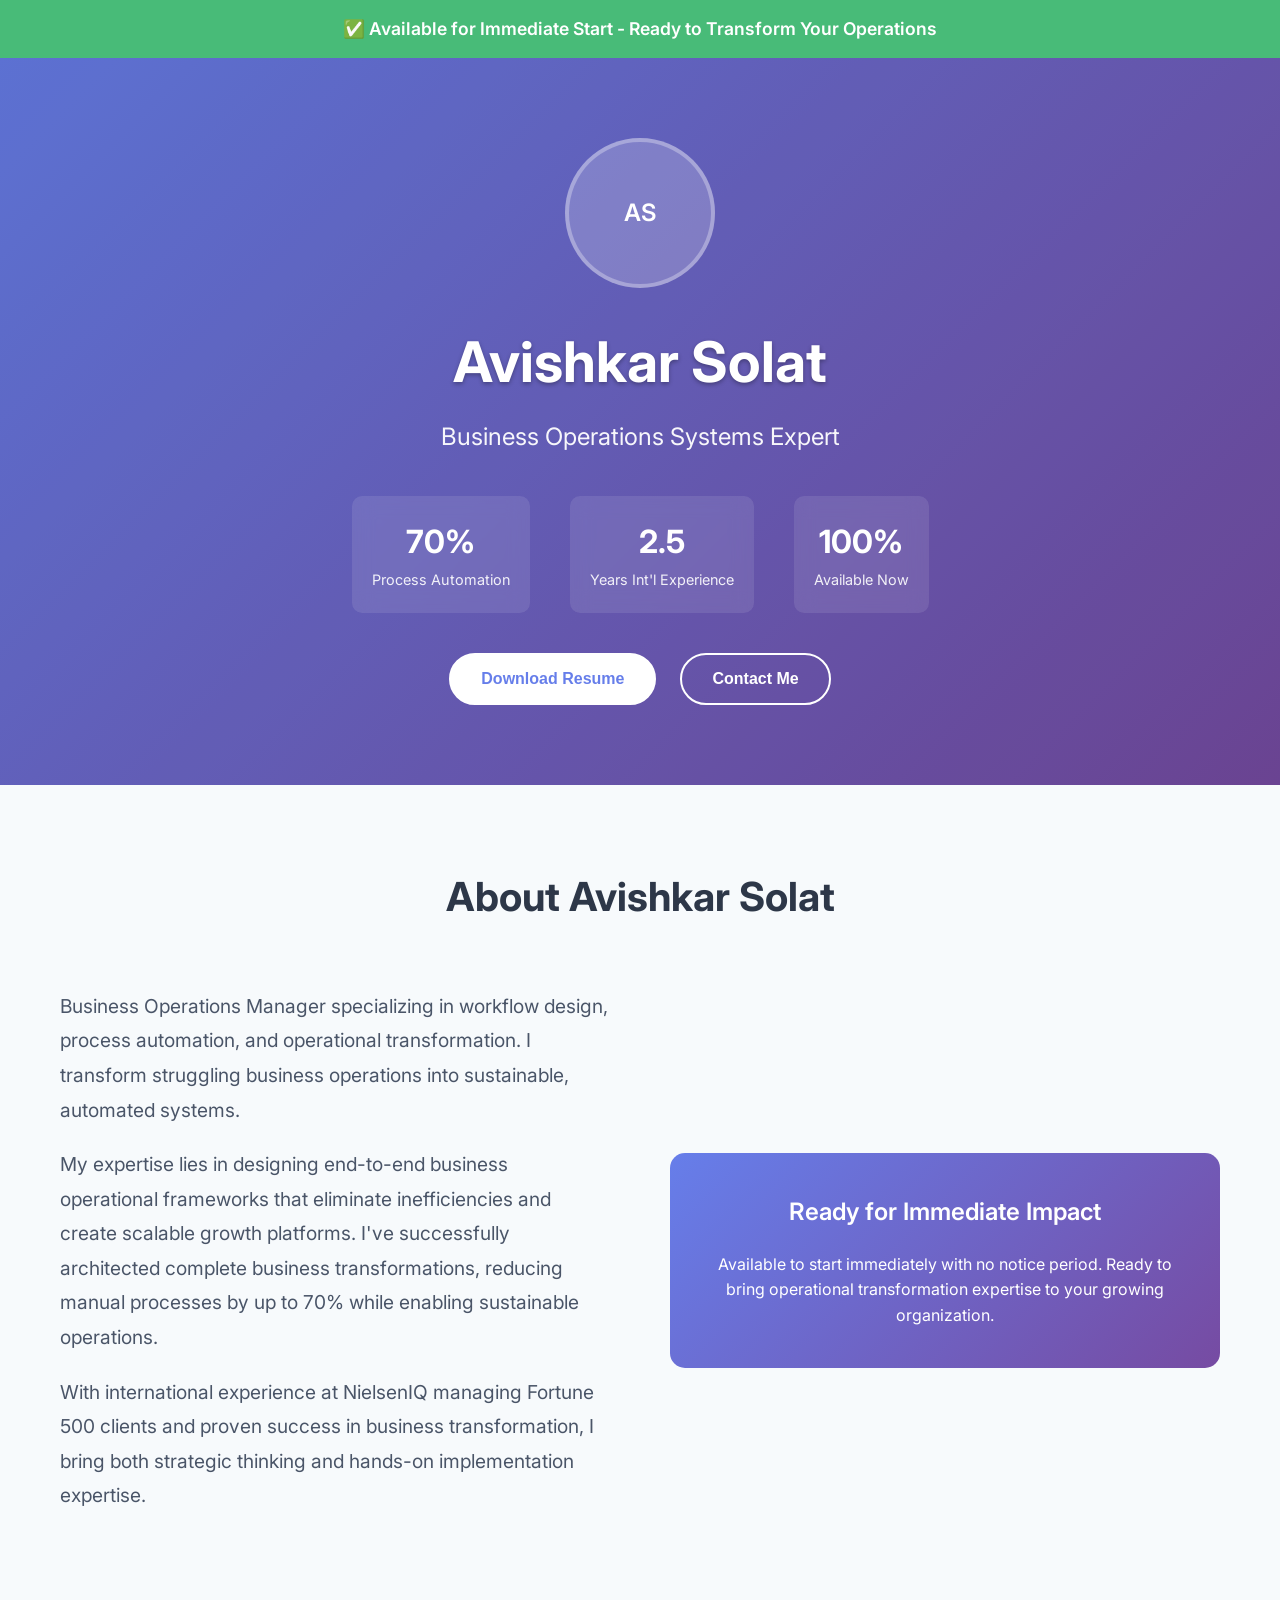
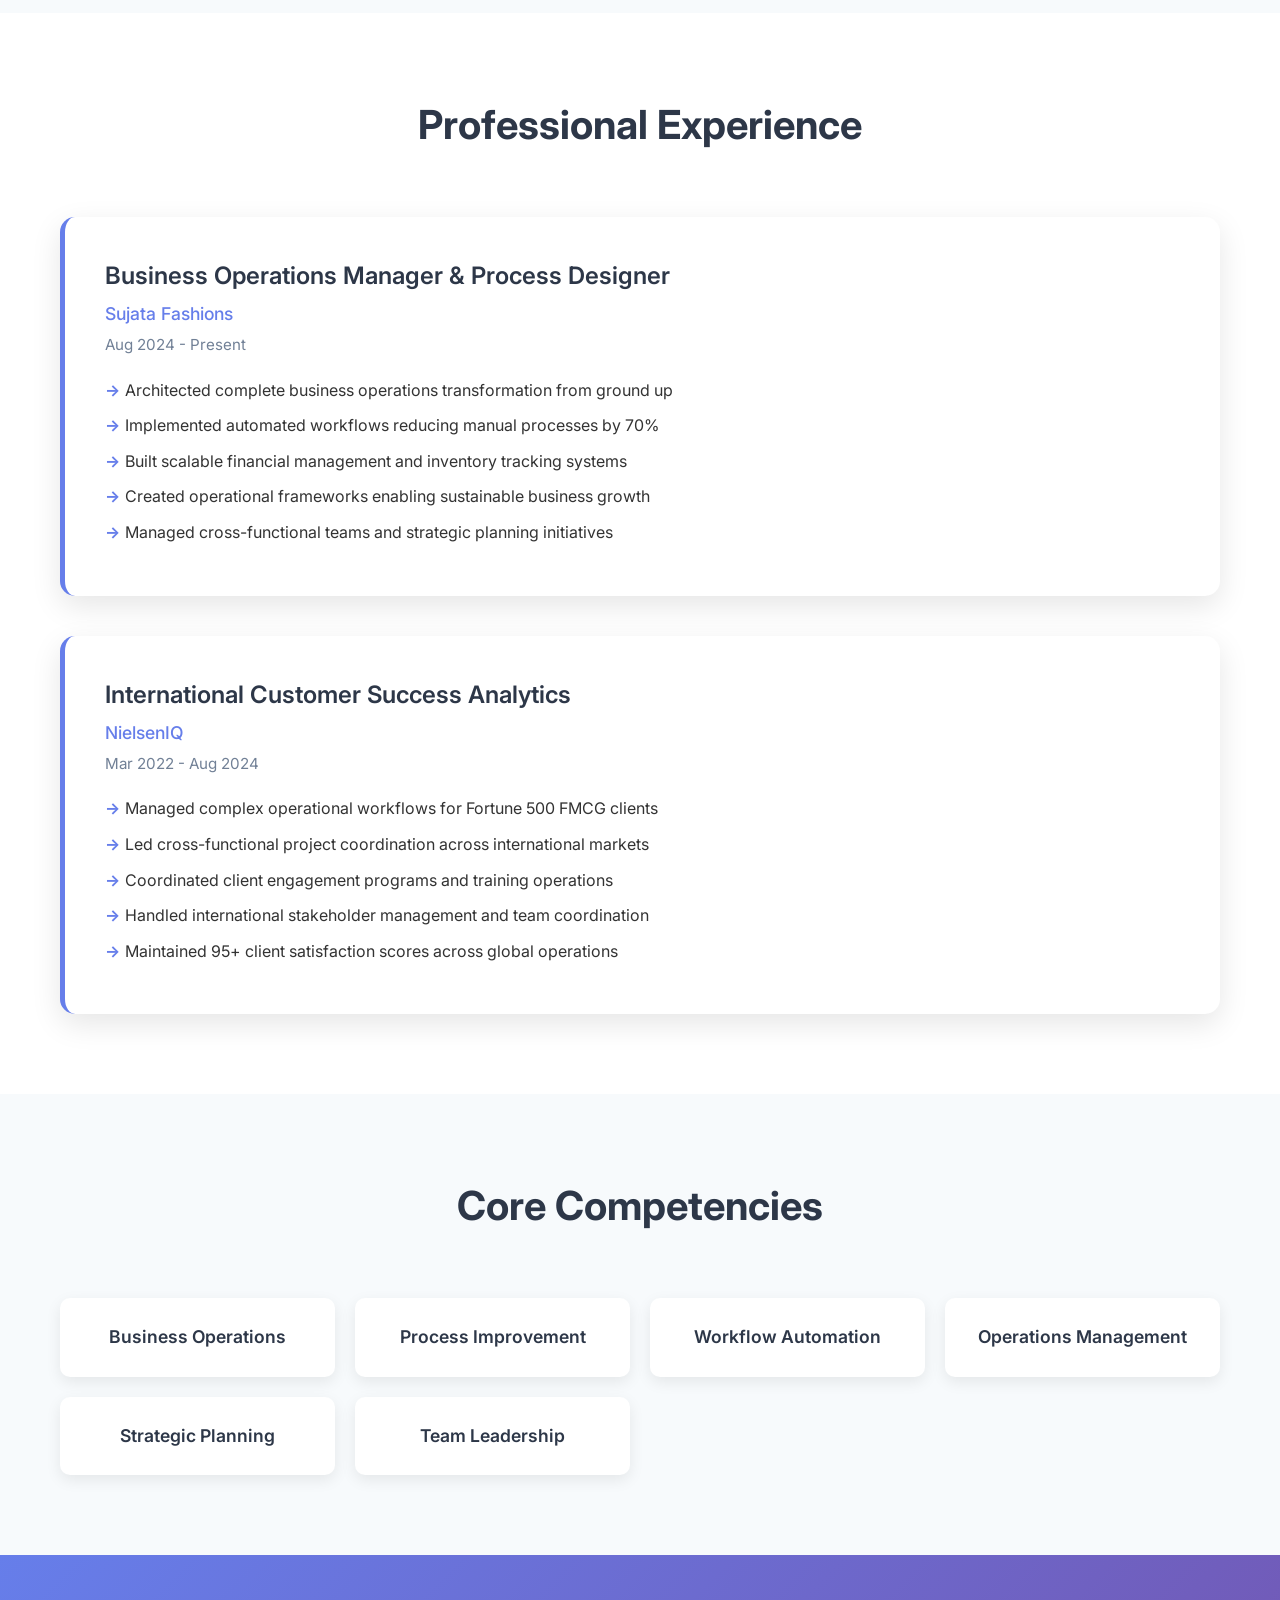
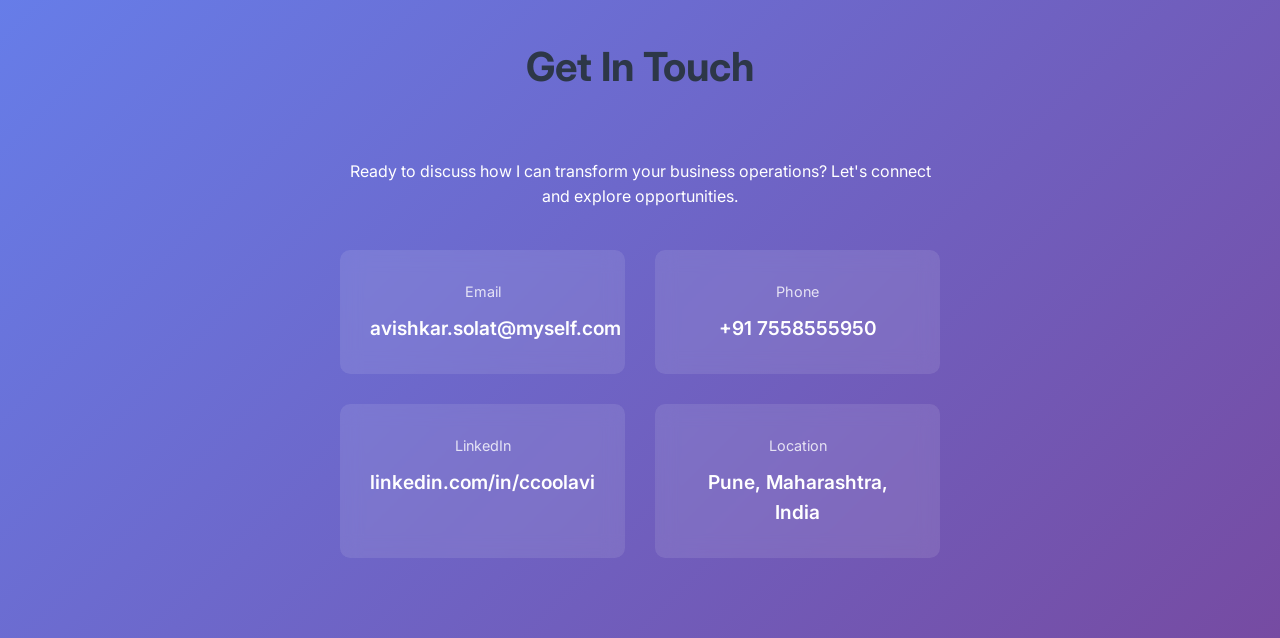
<file: archive/index.html>
<!DOCTYPE html>
<html lang="en">
<head>
    <meta charset="UTF-8">
    <meta name="viewport" content="width=device-width, initial-scale=1.0">
    <title>Avishkar Solat - Business Operations Systems Expert</title>
    <meta name="description" content="Avishkar Solat - Business Operations Systems Expert. Transforming business operations with proven automation and process optimization expertise. Available immediately.">
    <link rel="preconnect" href="https://fonts.googleapis.com">
    <link rel="preconnect" href="https://fonts.gstatic.com" crossorigin>
    <link href="https://fonts.googleapis.com/css2?family=Inter:wght@300;400;500;600;700&display=swap" rel="stylesheet">
    <style>
        * {
            margin: 0;
            padding: 0;
            box-sizing: border-box;
        }
        
        body {
            font-family: 'Inter', -apple-system, BlinkMacSystemFont, 'Segoe UI', Roboto, sans-serif;
            line-height: 1.6;
            color: #333;
            background-color: #ffffff;
        }
        
        .container {
            max-width: 1200px;
            margin: 0 auto;
            padding: 0 20px;
        }
        
        /* Header */
        .header {
            background: linear-gradient(135deg, #667eea 0%, #764ba2 100%);
            color: white;
            padding: 80px 0;
            text-align: center;
            position: relative;
            overflow: hidden;
        }
        
        .header::before {
            content: '';
            position: absolute;
            top: 0;
            left: 0;
            right: 0;
            bottom: 0;
            background: rgba(0, 0, 0, 0.1);
        }
        
        .header-content {
            position: relative;
            z-index: 2;
        }
        
        .profile-image {
            width: 150px;
            height: 150px;
            border-radius: 50%;
            background: rgba(255, 255, 255, 0.2);
            margin: 0 auto 30px;
            display: flex;
            align-items: center;
            justify-content: center;
            font-size: 24px;  /* Reduced from 48px */
            font-weight: 600;
            border: 4px solid rgba(255, 255, 255, 0.3);
            text-align: center;  /* Added this */
            line-height: 1.2;    /* Added this for better line spacing */
            padding: 10px;       /* Added padding so text doesn't touch edges */
            word-break: break-word; /* Added this to handle word breaking */
        }
        
        .main-title {
            font-size: 3.5rem;
            font-weight: 700;
            margin-bottom: 10px;
            text-shadow: 0 2px 4px rgba(0, 0, 0, 0.3);
        }
        
        .subtitle {
            font-size: 1.5rem;
            font-weight: 400;
            margin-bottom: 30px;
            opacity: 0.95;
        }
        
        .header-stats {
            display: flex;
            justify-content: center;
            gap: 40px;
            margin: 40px 0;
            flex-wrap: wrap;
        }
        
        .stat {
            text-align: center;
            background: rgba(255, 255, 255, 0.1);
            padding: 20px;
            border-radius: 10px;
            backdrop-filter: blur(10px);
            min-width: 120px;
        }
        
        .stat-number {
            font-size: 2rem;
            font-weight: 700;
            display: block;
        }
        
        .stat-label {
            font-size: 0.9rem;
            opacity: 0.9;
        }
        
        .cta-buttons {
            margin-top: 40px;
        }
        
        .btn {
            display: inline-block;
            padding: 15px 30px;
            margin: 0 10px;
            border-radius: 50px;
            text-decoration: none;
            font-weight: 600;
            font-size: 1rem;
            transition: all 0.3s ease;
            border: 2px solid transparent;
            cursor: pointer;
            background: none;
        }
        
        .btn-primary {
            background: white;
            color: #667eea;
            border-color: white;
        }
        
        .btn-primary:hover {
            background: transparent;
            color: white;
            border-color: white;
        }
        
        .btn-outline {
            color: white;
            border-color: white;
        }
        
        .btn-outline:hover {
            background: white;
            color: #667eea;
        }
        
        /* Sections */
        .section {
            padding: 80px 0;
        }
        
        .section-title {
            font-size: 2.5rem;
            font-weight: 700;
            text-align: center;
            margin-bottom: 60px;
            color: #2d3748;
        }
        
        /* About Section */
        .about {
            background: #f7fafc;
        }
        
        .about-content {
            display: grid;
            grid-template-columns: 1fr 1fr;
            gap: 60px;
            align-items: center;
        }
        
        .about-text {
            font-size: 1.2rem;
            line-height: 1.8;
            color: #4a5568;
        }
        
        .about-text p {
            margin-bottom: 20px;
        }
        
        .highlight-box {
            background: linear-gradient(135deg, #667eea 0%, #764ba2 100%);
            color: white;
            padding: 40px;
            border-radius: 15px;
            text-align: center;
        }
        
        .highlight-title {
            font-size: 1.5rem;
            font-weight: 600;
            margin-bottom: 20px;
        }
        
        /* Experience Section */
        .experience-grid {
            display: grid;
            gap: 40px;
        }
        
        .job {
            background: white;
            padding: 40px;
            border-radius: 15px;
            box-shadow: 0 10px 30px rgba(0, 0, 0, 0.1);
            border-left: 5px solid #667eea;
        }
        
        .job-header {
            margin-bottom: 20px;
        }
        
        .job-title {
            font-size: 1.5rem;
            font-weight: 600;
            color: #2d3748;
            margin-bottom: 5px;
        }
        
        .job-company {
            font-size: 1.1rem;
            color: #667eea;
            font-weight: 500;
        }
        
        .job-duration {
            color: #718096;
            font-size: 0.95rem;
            margin-top: 5px;
        }
        
        .job-achievements {
            list-style: none;
        }
        
        .job-achievements li {
            margin-bottom: 10px;
            padding-left: 20px;
            position: relative;
        }
        
        .job-achievements li::before {
            content: '→';
            position: absolute;
            left: 0;
            color: #667eea;
            font-weight: bold;
        }
        
        /* Skills Section */
        .skills {
            background: #f7fafc;
        }
        
        .skills-grid {
            display: grid;
            grid-template-columns: repeat(auto-fit, minmax(250px, 1fr));
            gap: 20px;
        }
        
        .skill-item {
            background: white;
            padding: 25px;
            border-radius: 10px;
            text-align: center;
            box-shadow: 0 5px 15px rgba(0, 0, 0, 0.08);
            transition: transform 0.3s ease;
        }
        
        .skill-item:hover {
            transform: translateY(-5px);
        }
        
        .skill-name {
            font-weight: 600;
            color: #2d3748;
            font-size: 1.1rem;
        }
        
        /* Contact Section */
        .contact {
            background: linear-gradient(135deg, #667eea 0%, #764ba2 100%);
            color: white;
        }
        
        .contact-content {
            text-align: center;
            max-width: 600px;
            margin: 0 auto;
        }
        
        .contact-info {
            display: grid;
            grid-template-columns: repeat(auto-fit, minmax(250px, 1fr));
            gap: 30px;
            margin-top: 40px;
        }
        
        .contact-item {
            background: rgba(255, 255, 255, 0.1);
            padding: 30px;
            border-radius: 10px;
            backdrop-filter: blur(10px);
        }
        
        .contact-label {
            font-size: 0.9rem;
            opacity: 0.8;
            margin-bottom: 10px;
        }
        
        .contact-value {
            font-size: 1.2rem;
            font-weight: 600;
        }
        
        .contact-value a {
            color: white;
            text-decoration: none;
        }
        
        .contact-value a:hover {
            text-decoration: underline;
        }
        
        .availability-banner {
            background: #48bb78;
            color: white;
            text-align: center;
            padding: 15px;
            font-weight: 600;
            font-size: 1.1rem;
        }
        
        /* Responsive */
        @media (max-width: 768px) {
            .main-title {
                font-size: 2.5rem;
            }
            
            .subtitle {
                font-size: 1.2rem;
            }
            
            .header-stats {
                gap: 20px;
            }
            
            .about-content {
                grid-template-columns: 1fr;
                gap: 40px;
            }
            
            .btn {
                display: block;
                margin: 10px auto;
                text-align: center;
            }
            
            .section {
                padding: 60px 0;
            }
        }
    </style>
</head>
<body>
    <!-- Availability Banner -->
    <div class="availability-banner">
        ✅ Available for Immediate Start - Ready to Transform Your Operations
    </div>

    <!-- Header Section -->
    <header class="header">
        <div class="container">
            <div class="header-content">
                <div class="profile-image">
                    AS
                </div>
                <h1 class="main-title">Avishkar Solat</h1>
                <p class="subtitle">Business Operations Systems Expert</p>
                
                <div class="header-stats">
                    <div class="stat">
                        <span class="stat-number">70%</span>
                        <span class="stat-label">Process Automation</span>
                    </div>
                    <div class="stat">
                        <span class="stat-number">2.5</span>
                        <span class="stat-label">Years Int'l Experience</span>
                    </div>
                    <div class="stat">
                        <span class="stat-number">100%</span>
                        <span class="stat-label">Available Now</span>
                    </div>
                </div>
                
                <div class="cta-buttons">
                    <button class="btn btn-primary" onclick="downloadResume()">Download Resume</button>
                    <button class="btn btn-outline" onclick="scrollToContact()">Contact Me</button>
                </div>
            </div>
        </div>
    </header>

    <!-- About Section -->
    <section class="section about" id="about">
        <div class="container">
            <h2 class="section-title">About Avishkar Solat</h2>
            <div class="about-content">
                <div class="about-text">
                    <p>Business Operations Manager specializing in workflow design, process automation, and operational transformation. I transform struggling business operations into sustainable, automated systems.</p>
                    
                    <p>My expertise lies in designing end-to-end business operational frameworks that eliminate inefficiencies and create scalable growth platforms. I've successfully architected complete business transformations, reducing manual processes by up to 70% while enabling sustainable operations.</p>
                    
                    <p>With international experience at NielsenIQ managing Fortune 500 clients and proven success in business transformation, I bring both strategic thinking and hands-on implementation expertise.</p>
                </div>
                <div class="highlight-box">
                    <h3 class="highlight-title">Ready for Immediate Impact</h3>
                    <p>Available to start immediately with no notice period. Ready to bring operational transformation expertise to your growing organization.</p>
                </div>
            </div>
        </div>
    </section>

    <!-- Experience Section -->
    <section class="section experience" id="experience">
        <div class="container">
            <h2 class="section-title">Professional Experience</h2>
            <div class="experience-grid">
                <div class="job">
                    <div class="job-header">
                        <h3 class="job-title">Business Operations Manager & Process Designer</h3>
                        <p class="job-company">Sujata Fashions</p>
                        <p class="job-duration">Aug 2024 - Present</p>
                    </div>
                    <ul class="job-achievements">
                        <li>Architected complete business operations transformation from ground up</li>
                        <li>Implemented automated workflows reducing manual processes by 70%</li>
                        <li>Built scalable financial management and inventory tracking systems</li>
                        <li>Created operational frameworks enabling sustainable business growth</li>
                        <li>Managed cross-functional teams and strategic planning initiatives</li>
                    </ul>
                </div>
                
                <div class="job">
                    <div class="job-header">
                        <h3 class="job-title">International Customer Success Analytics</h3>
                        <p class="job-company">NielsenIQ</p>
                        <p class="job-duration">Mar 2022 - Aug 2024</p>
                    </div>
                    <ul class="job-achievements">
                        <li>Managed complex operational workflows for Fortune 500 FMCG clients</li>
                        <li>Led cross-functional project coordination across international markets</li>
                        <li>Coordinated client engagement programs and training operations</li>
                        <li>Handled international stakeholder management and team coordination</li>
                        <li>Maintained 95+ client satisfaction scores across global operations</li>
                    </ul>
                </div>
            </div>
        </div>
    </section>

    <!-- Skills Section -->
    <section class="section skills" id="skills">
        <div class="container">
            <h2 class="section-title">Core Competencies</h2>
            <div class="skills-grid">
                <div class="skill-item">
                    <h3 class="skill-name">Business Operations</h3>
                </div>
                <div class="skill-item">
                    <h3 class="skill-name">Process Improvement</h3>
                </div>
                <div class="skill-item">
                    <h3 class="skill-name">Workflow Automation</h3>
                </div>
                <div class="skill-item">
                    <h3 class="skill-name">Operations Management</h3>
                </div>
                <div class="skill-item">
                    <h3 class="skill-name">Strategic Planning</h3>
                </div>
                <div class="skill-item">
                    <h3 class="skill-name">Team Leadership</h3>
                </div>
            </div>
        </div>
    </section>

    <!-- Contact Section -->
    <section class="section contact" id="contact">
        <div class="container">
            <div class="contact-content">
                <h2 class="section-title">Get In Touch</h2>
                <p>Ready to discuss how I can transform your business operations? Let's connect and explore opportunities.</p>
                
                <div class="contact-info">
                    <div class="contact-item">
                        <div class="contact-label">Email</div>
                        <div class="contact-value">
                            <a href="mailto:avishkar.solat@myself.com">avishkar.solat@myself.com</a>
                        </div>
                    </div>
                    <div class="contact-item">
                        <div class="contact-label">Phone</div>
                        <div class="contact-value">
                            <a href="tel:+917558555950">+91 7558555950</a>
                        </div>
                    </div>
                    <div class="contact-item">
                        <div class="contact-label">LinkedIn</div>
                        <div class="contact-value">
                            <a href="https://linkedin.com/in/ccoolavi" target="_blank">linkedin.com/in/ccoolavi</a>
                        </div>
                    </div>
                    <div class="contact-item">
                        <div class="contact-label">Location</div>
                        <div class="contact-value">Pune, Maharashtra, India</div>
                    </div>
                </div>
            </div>
        </div>
    </section>

    <script>
        function downloadResume() {
            const resumeUrl = './resume.pdf';
            
            fetch(resumeUrl)
                .then(response => {
                    if (response.ok) {
                        const link = document.createElement('a');
                        link.href = resumeUrl;
                        link.download = 'Avishkar_Solat_Resume.pdf';
                        document.body.appendChild(link);
                        link.click();
                        document.body.removeChild(link);
                    } else {
                        alert('Resume file not found. Please contact Avishkar Solat directly at avishkar.solat@myself.com for his resume.');
                    }
                })
                .catch(() => {
                    alert('Resume file not found. Please contact Avishkar Solat directly at avishkar.solat@myself.com for his resume.');
                });
        }
        
        function scrollToContact() {
            document.getElementById('contact').scrollIntoView({ 
                behavior: 'smooth',
                block: 'start'
            });
        }
        
        // Smooth scrolling for internal links
        document.addEventListener('DOMContentLoaded', function() {
            const links = document.querySelectorAll('a[href^="#"]');
            links.forEach(link => {
                link.addEventListener('click', function(e) {
                    e.preventDefault();
                    const targetId = this.getAttribute('href');
                    const targetSection = document.querySelector(targetId);
                    if (targetSection) {
                        targetSection.scrollIntoView({ 
                            behavior: 'smooth',
                            block: 'start'
                        });
                    }
                });
            });
        });
    </script>
</body>
</html>
</file>
